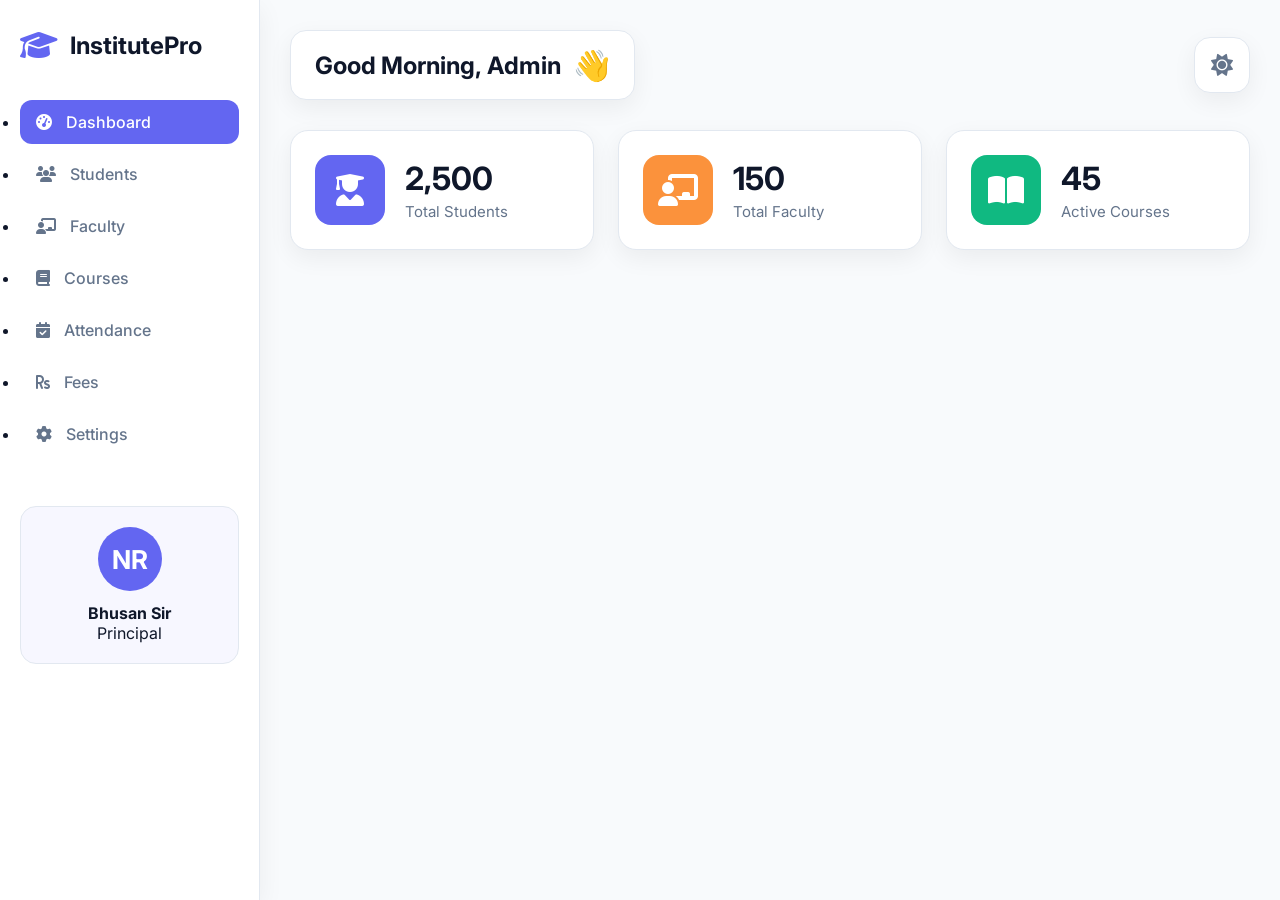
<file: templates/base.html>
<!DOCTYPE html>
<html lang="en">

<head>
    <meta charset="UTF-8">
    <meta name="viewport" content="width=device-width, initial-scale=1.0">
    <title>Institute Dashboard</title>
    <link href="https://fonts.googleapis.com/css2?family=Inter:wght@400;500;600;700&display=swap" rel="stylesheet">
    <link rel="stylesheet" href="https://cdnjs.cloudflare.com/ajax/libs/font-awesome/6.5.0/css/all.min.css">
    <style>
        :root {
            /* Light Mode */
            --bg: #f8fafc;
            --sidebar-bg: #ffffff;
            --card-bg: #ffffff;
            --text-primary: #0f172a;
            --text-secondary: #64748b;
            --border: #e2e8f0;
            --shadow: 0 8px 25px rgba(0, 0, 0, 0.06);
            --accent: #6366f1;
        }

        [data-theme="dark"] {
            --bg: #0f172a;
            --sidebar-bg: #1e293b;
            --card-bg: #1e293b;
            --text-primary: #f1f5f9;
            --text-secondary: #94a3b8;
            --border: #334155;
            --shadow: 0 8px 25px rgba(0, 0, 0, 0.3);
        }

        * {
            margin: 0;
            padding: 0;
            box-sizing: border-box;
            transition: background 0.4s, color 0.4s, border 0.4s;
        }

        body {
            font-family: 'Inter', sans-serif;
            background: var(--bg);
            color: var(--text-primary);
            min-height: 100vh;
        }

        .dashboard {
            display: flex;
            min-height: 100vh;
        }

        /* Toggle Button (Mobile Sidebar) */
        .toggle-btn {
            display: none;
            position: absolute;
            top: 20px;
            left: 20px;
            z-index: 1101;
            background: var(--card-bg);
            border: 1px solid var(--border);
            width: 48px;
            height: 48px;
            border-radius: 12px;
            font-size: 24px;
            cursor: pointer;
            box-shadow: var(--shadow);
            align-items: center;
            justify-content: center;
            color: var(--text-primary);
        }

        .sidebar {
            width: 260px;
            background: var(--sidebar-bg);
            border-right: 1px solid var(--border);
            padding: 30px 20px;
            position: fixed;
            height: 100%;
            overflow-y: auto;
            box-shadow: var(--shadow);
            transition: transform 0.4s ease;
        }

        .logo {
            display: flex;
            align-items: center;
            gap: 12px;
            margin-bottom: 40px;
            font-size: 24px;
            font-weight: 700;
            color: var(--text-primary);
        }

        .logo i {
            color: var(--accent);
            font-size: 30px;
        }

        .sidebar-menu li {
            margin-bottom: 8px;
        }

        .sidebar-menu a {
            display: flex;
            align-items: center;
            gap: 14px;
            padding: 12px 16px;
            border-radius: 12px;
            color: var(--text-secondary);
            text-decoration: none;
            font-weight: 500;
            transition: all 0.3s ease;
        }

        .sidebar-menu a:hover {
            background: rgba(99, 102, 241, 0.1);
            color: var(--accent);
        }

        .sidebar-menu a.active {
            background: var(--accent);
            color: white;
        }

        .user-profile {
            margin-top: 50px;
            padding: 20px;
            background: rgba(99, 102, 241, 0.05);
            border-radius: 16px;
            border: 1px solid var(--border);
            text-align: center;
        }

        .user-avatar {
            width: 64px;
            height: 64px;
            border-radius: 50%;
            background: var(--accent);
            margin: 0 auto 12px;
            display: flex;
            align-items: center;
            justify-content: center;
            color: white;
            font-size: 26px;
            font-weight: bold;
        }

        /* Main Content */
        .main-content {
            margin-left: 260px;
            flex: 1;
            padding: 30px;
            transition: margin-left 0.4s ease;
        }

        .top-bar {
            display: flex;
            justify-content: space-between;
            align-items: center;
            margin-bottom: 30px;
            flex-wrap: wrap;
            gap: 16px;
        }

        .greeting-card {
            background: var(--card-bg);
            padding: 16px 24px;
            border-radius: 16px;
            box-shadow: var(--shadow);
            border: 1px solid var(--border);
            display: flex;
            align-items: center;
            gap: 12px;
            font-size: 24px;
            font-weight: 700;
        }

        .greeting-text span {
            display: inline-block;
            opacity: 0;
            animation: fadeIn 0.08s forwards;
        }

        @keyframes fadeIn {
            to {
                opacity: 1;
            }
        }

        .wave-hand {
            font-size: 30px;
            animation: wave 2.5s ease-in-out infinite;
        }

        @keyframes wave {

            0%,
            100% {
                transform: rotate(0deg);
            }

            20% {
                transform: rotate(18deg);
            }

            40% {
                transform: rotate(-10deg);
            }

            60% {
                transform: rotate(12deg);
            }
        }

        /* Only Day/Night Toggle on Right */
        .theme-toggle {
            background: var(--card-bg);
            border: 1px solid var(--border);
            width: 56px;
            height: 56px;
            border-radius: 16px;
            display: flex;
            align-items: center;
            justify-content: center;
            font-size: 22px;
            color: var(--text-secondary);
            cursor: pointer;
            box-shadow: var(--shadow);
            transition: all 0.4s;
        }

        .theme-toggle:hover {
            transform: translateY(-4px);
            box-shadow: var(--shadow);
            background: var(--accent);
            color: white;
        }

        /* Stats Cards - Medium Size */
        .stats-grid {
            display: grid;
            grid-template-columns: repeat(auto-fit, minmax(260px, 1fr));
            gap: 24px;
        }

        .stat-card {
            background: var(--card-bg);
            padding: 24px;
            border-radius: 18px;
            box-shadow: var(--shadow);
            border: 1px solid var(--border);
            display: flex;
            align-items: center;
            gap: 20px;
            transition: all 0.4s ease;
        }

        .stat-card:hover {
            transform: translateY(-8px);
            box-shadow: 0 16px 32px rgba(99, 102, 241, 0.15);
        }

        .stat-icon {
            width: 70px;
            height: 70px;
            border-radius: 16px;
            display: flex;
            align-items: center;
            justify-content: center;
            font-size: 32px;
            color: white;
            background: var(--accent);
        }

        .stat-info h3 {
            font-size: 32px;
            font-weight: 700;
            margin-bottom: 4px;
        }

        .stat-info p {
            color: var(--text-secondary);
            font-size: 15px;
        }

        /* Responsive */
        @media (max-width: 1024px) {
            .sidebar {
                transform: translateX(-100%);
            }

            .sidebar.open {
                transform: translateX(0);
            }

            .main-content {
                margin-left: 0;
            }

            .toggle-btn {
                display: flex;
            }
        }

        @media (max-width: 768px) {
            .main-content {
                padding: 20px;
            }

            .top-bar {
                flex-direction: column;
                align-items: stretch;
            }

            .greeting-card {
                font-size: 22px;
                justify-content: center;
                padding: 16px 20px;
            }

            .stats-grid {
                grid-template-columns: 1fr;
            }
        }
    </style>
</head>

<body>
    <div class="dashboard">
        <!-- Mobile Sidebar Toggle -->
        <button class="toggle-btn" id="toggleBtn">
            <i class="fas fa-bars"></i>
        </button>

        <!-- Sidebar -->
        <aside class="sidebar" id="sidebar">
            <div class="logo">
                <i class="fas fa-graduation-cap"></i>
                <span>InstitutePro</span>
            </div>
            <ul class="sidebar-menu">
                <li><a href="#" class="active"><i class="fas fa-tachometer-alt"></i> Dashboard</a></li>
                <li><a href="{% url 'studentform' %}"><i class="fas fa-users"></i> Students</a></li>
                <li><a href="#"><i class="fas fa-chalkboard-teacher"></i> Faculty</a></li>
                <li><a href="#"><i class="fas fa-book"></i> Courses</a></li>
                <li><a href="#"><i class="fas fa-calendar-check"></i> Attendance</a></li>
                <li><a href="#"><i class="fas fa-rupee-sign"></i> Fees</a></li>
                <li><a href="#"><i class="fas fa-cog"></i> Settings</a></li>
            </ul>
            <div class="user-profile">
                <div class="user-avatar">NR</div>
                <div class="user-info">
                    <h4>Bhusan Sir</h4>
                    <p>Principal</p>
                </div>
            </div>
        </aside>

        <!-- Main Content -->
        <main class="main-content">
            <div class="top-bar">
                <div class="greeting-card">
                    <div class="greeting-text" id="greetingText"></div>
                    <span class="wave-hand">👋</span>
                </div>
                <!-- Day/Night Mode Toggle Only -->
                <div class="theme-toggle" id="themeToggle">
                    <i class="fas fa-sun" id="themeIcon"></i>
                </div>
            </div>

            <div class="stats-grid">
                <div class="stat-card">
                    <div class="stat-icon">
                        <i class="fas fa-user-graduate"></i>
                    </div>
                    <div class="stat-info">
                        <h3>2,500</h3>
                        <p>Total Students</p>
                    </div>
                </div>
                <div class="stat-card">
                    <div class="stat-icon" style="background:#fb923c;">
                        <i class="fas fa-chalkboard-teacher"></i>
                    </div>
                    <div class="stat-info">
                        <h3>150</h3>
                        <p>Total Faculty</p>
                    </div>
                </div>
                <div class="stat-card">
                    <div class="stat-icon" style="background:#10b981;">
                        <i class="fas fa-book-open"></i>
                    </div>
                    <div class="stat-info">
                        <h3>45</h3>
                        <p>Active Courses</p>
                    </div>
                </div>
            </div>
        </main>
    </div>

    <script>
        // Greeting Animation
        const hour = new Date().getHours();
        const greeting = hour < 12 ? "Good Morning, Admin" : hour < 17 ? "Good Afternoon, Admin" : "Good Evening, Admin";
        const el = document.getElementById("greetingText");
        greeting.split('').forEach((char, i) => {
            const span = document.createElement('span');
            span.textContent = char === ' ' ? '\u00A0' : char;
            span.style.animationDelay = `${i * 0.07}s`;
            el.appendChild(span);
        });

        // Sidebar Toggle (Mobile)
        const toggleBtn = document.getElementById('toggleBtn');
        const sidebar = document.getElementById('sidebar');
        toggleBtn.addEventListener('click', (e) => {
            e.stopPropagation();
            sidebar.classList.toggle('open');
        });

        // Dark/Light Mode Toggle
        const themeToggle = document.getElementById('themeToggle');
        const themeIcon = document.getElementById('themeIcon');
        const currentTheme = localStorage.getItem('theme') || 'light';

        if (currentTheme === 'dark') {
            document.documentElement.setAttribute('data-theme', 'dark');
            themeIcon.classList.replace('fa-sun', 'fa-moon');
        }

        if (themeToggle) {
            themeToggle.addEventListener('click', () => {
                if (document.documentElement.getAttribute('data-theme') === 'dark') {
                    document.documentElement.removeAttribute('data-theme');
                    themeIcon.classList.replace('fa-moon', 'fa-sun');
                    localStorage.setItem('theme', 'light');
                } else {
                    document.documentElement.setAttribute('data-theme', 'dark');
                    themeIcon.classList.replace('fa-sun', 'fa-moon');
                    localStorage.setItem('theme', 'dark');
                }
            });
        }
    </script>
</body>

</html>
</file>
